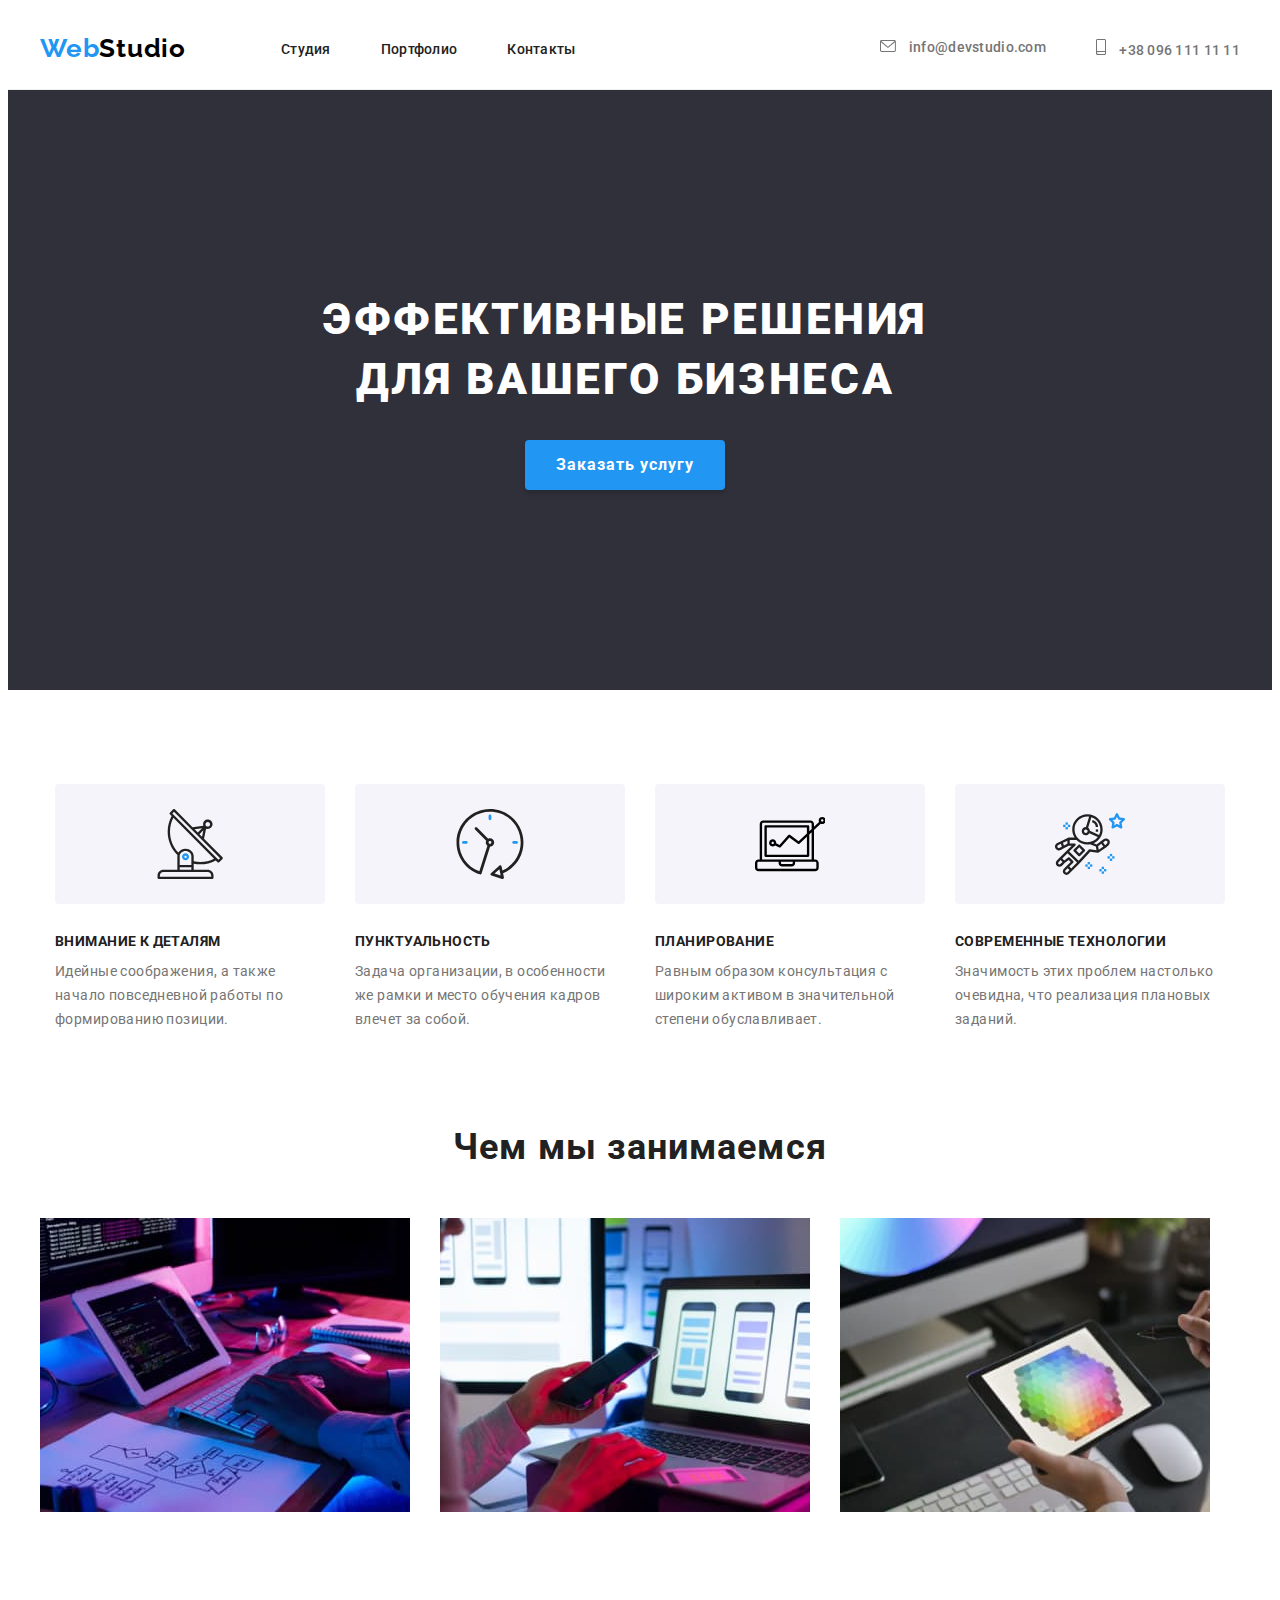
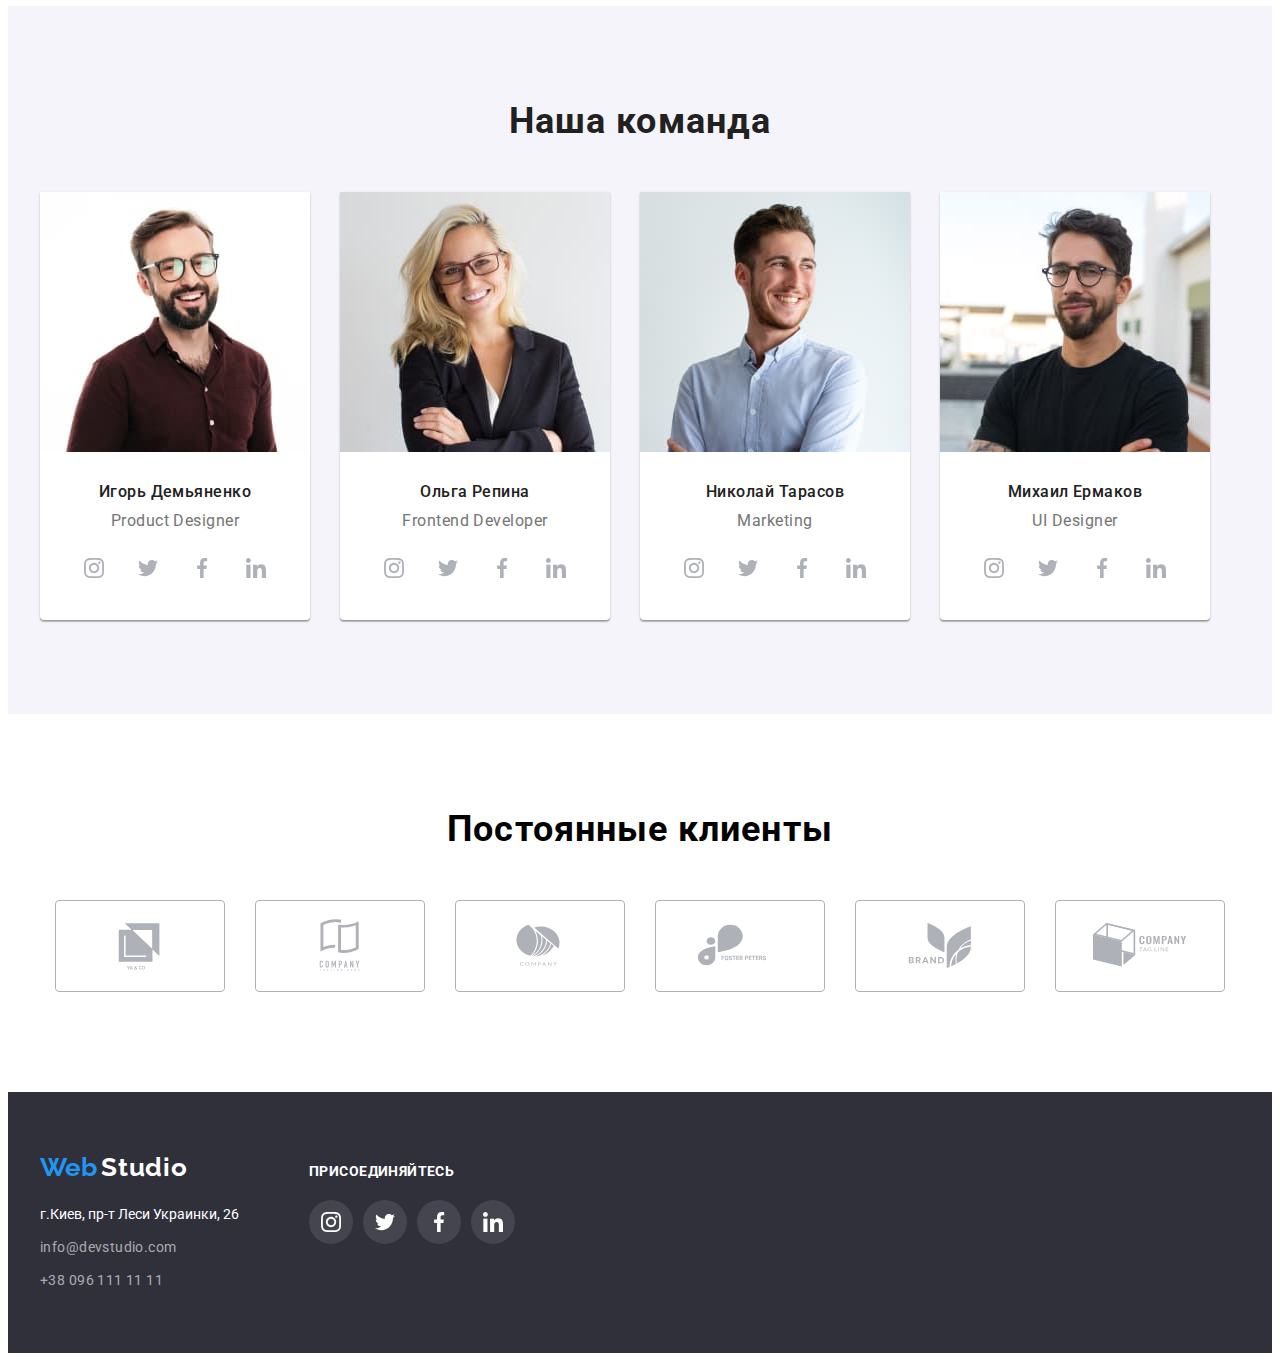
<file: index.html>
<!DOCTYPE html>
<html lang="ru">

<head>
    <meta charset="UTF-8">
    <meta http-equiv="X-UA-Compatible" content="IE=edge">
    <meta name="viewport" content="width=device-width, initial-scale=1.0">
    <title>WebStudio</title>
    <link rel="preconnect" href="https://fonts.googleapis.com">
    <link rel="preconnect" href="https://fonts.gstatic.com" crossorigin>
    <link 
    href="https://fonts.googleapis.com/css2?family=Raleway:wght@700&family=Roboto:wght@400;500;700;900&display=swap"
    rel="stylesheet"
    />
    <link rel="stylesheet" href="https://cdnjs.cloudflare.com/ajax/libs/modern-normalize/1.1.0/modern-normalize.min.css"
        integrity="sha512-wpPYUAdjBVSE4KJnH1VR1HeZfpl1ub8YT/NKx4PuQ5NmX2tKuGu6U/JRp5y+Y8XG2tV+wKQpNHVUX03MfMFn9Q=="
        crossorigin="anonymous" referrerpolicy="no-referrer" />
    <link rel="stylesheet" href="./style/style.css">
</head>

<body>
    <header class="header">
        <div class="container header-container">
            <nav class="header-navigation">
                <a class="header-logo-first link " href="">Web</a>
                <a class="header-logo-second link " href="">Studio</a>
                <ul class="header-list list">
                    <li class="header-item"><a href="./index.html" class="header-link link ">Студия</a></li>
                    <li class="header-item"><a href="./portfolio.html" class="header-link link ">Портфолио</a></li>
                    <li class="header-item"><a href="" class="header-link link ">Контакты</a></li>
                </ul>
            </nav>
            <div class="header-connect">
                <ul class="list header-list list-mail-tel">
                    <li class="item-mail-tel">
                        <a href="mailto:info@devstudio.com"
                            class="header-icons-mail header-link-icons link header-mail header-link">
                            <svg class="header-icon-mail " width='16' height="12">
                                <use href="./img/icon.svg/icons.svg#icon-e_mail"></use>
                            </svg>
                            info@devstudio.com</a>
                    </li>
                    <li class="item-mail-tel">
                        <a href="tel:+380961111111"
                            class="header-icons-tel header-link-icons header-tel header-link header-icons-tel link">
                            <svg class="header-icon-tel" width='10' height="16">
                                <use href="./img/icon.svg/icons.svg#icon-smartphone"></use>
                            </svg>
                            +38 096 111 11 11</a>
                    </li>
                </ul>
            </div>
    </header>


    <main>
        <!-- Страница герой -->
        <section class="hero">
            <div class="container ">
            <h1 class="hero-title">Эффективные решения для вашего бизнеса</h1>
            <button class="hero-btn"type="button">Заказать услугу</button>
        </div>
    </section>
    

        <!--Особенности-->
        <section class="peculiarities">
            <div class="container container-peculiarities">
            <h2 class="peculiarities-title">Особенности</h2>
            <ul class="peculiarities-list list">
                <li class="peculiarities-item">
                    <a href="" class="peculiarities-link link">
                        <svg class="peculiarities-icon" width='70' height="70">
                            <use href="./img/icon.svg/icons.svg#icon-untitled"></use>
                        </svg>
                    </a>
                    <h3 class="peculiarities-after-title">Внимание к деталям</h3>
                    <p class="peculiarities-text">Идейные соображения, а также начало повседневной работы по формированию позиции.</p>
                </li>
                <li class="peculiarities-item">
                    <a href="" class="peculiarities-link link">
                        <svg class="peculiarities-icon" width='70' height="70">
                            <use href="./img/icon.svg/icons.svg#icon-1"></use>
                        </svg>
                    </a>
                    <h3 class="peculiarities-after-title">Пунктуальность</h3>
                    <p class="peculiarities-text">Задача организации, в особенности же рамки и место обучения кадров влечет за собой.</p>
                </li>
                <li class="peculiarities-item">
                    <a href="" class="peculiarities-link link">
                        <svg class="peculiarities-icon" width='70' height="70">
                            <use href="./img/icon.svg/icons.svg#icon-2"></use>
                        </svg>
                    </a>
                    <h3 class="peculiarities-after-title">Планирование</h3>
                    <p class="peculiarities-text">Равным образом консультация с широким активом в значительной степени обуславливает.</p>
                </li>
                <li class="peculiarities-item">
                    <a href="" class="peculiarities-link link">
                        <svg class="peculiarities-icon" width='70' height="70">
                            <use href="./img/icon.svg/icons.svg#icon-3"></use>
                        </svg>
                    </a>
                    <h3 class="peculiarities-after-title">Современные технологии</h3>
                    <p class="peculiarities-text">Значимость этих проблем настолько очевидна, что реализация плановых заданий.</p>
                </li>
            </ul>
        </div>
        </section>
        <!-- Чем занимаемся -->
        <section class="activity">
            <div class="container container-activity">
            <h2 class="activity-title">Чем мы занимаемся</h2>
            <ul class="activity-list list">
                <li class="activity-item"><a class="activity-link" href=""><img src="./img/box1.jpeg" alt="разработка" width="370"></a></li>
                <li class="activity-item"><a class="activity-link" href=""><img src="./img/box_2.jpeg" alt="разработка" width="370"></a></li>
                <li class="activity-item"><a class="activity-link" href=""><img src="./img/box3.jpeg" alt="разработка" width="370"></a></li>
            </ul>
        </div>
        </section>
        <!-- Команда -->
        <section class="team">
            <div class="container container-team">
            <h2 class="team-title">Наша команда</h2>
            <ul class="team-list list">
                <li class="team-item" >
                    <img src="./img/img_Ihor.jpeg" alt="Фото человека" width="270">
                    <div class="team-item-info">
                    <h3 class="team-after-title">Игорь Демьяненко</h3>
                    <p class="team-text"lang="en"> Product Designer</p>
                <ul class="team-social-list list">
                    <li class="team-social-item">
                        <a href="" class="team-social-link link">
                        <svg class="team-social-icon instagram" width='20' height="20">
                        <use href="./img/icon.svg/icons.svg#icon-instagram_team"></use>
                        </svg>
                        </a>
                    </li>
                    <li class="team-social-item">
                        <a href="" class="team-social-link link">
                            <svg class="team-social-icon" width='20' height="20">
                            <use href="./img/icon.svg/icons.svg#icon-twitter_team"></use>
                        </svg></a>
                    </li>
                    <li class="team-social-item">
                        <a href="" class="team-social-link link">
                            <svg class="team-social-icon" width='20' height="20">
                            <use href="./img/icon.svg/icons.svg#icon-facebook"></use>
                        </svg></a>
                    </li>
                    <li class="team-social-item">
                        <a href="" class="team-social-link link">
                            <svg class="team-social-icon" width='20' height="20">
                            <use href="./img/icon.svg/icons.svg#icon-linkedin"></use>
                        </svg>
                    </a>
                    </li>
                </ul>
                </div>
            </li>
                <li class="team-item" >
                    <img src="./img/img_Olha.jpeg" alt="Фото человека" width="270">
                    <div class="team-item-info">
                        <h3 class="team-after-title">Ольга Репина</h3>
                    <p class="team-text" lang="en"> Frontend Developer</p>
                    <ul class="team-social-list list">
                        <li class="team-social-item">
                        <a href="" class="team-social-link link">
                            <svg class="team-social-icon" width='20' height="20">
                            <use href="./img/icon.svg/icons.svg#icon-instagram_team"></use>
                        </svg>
                    </a>
                    </li>
                    <li class="team-social-item">
                        <a href="" class="team-social-link link">
                            <svg class="team-social-icon" width='20' height="20">
                                <use href="./img/icon.svg/icons.svg#icon-twitter_team"></use>
                            </svg>
                        </a>
                    </li>
                    <li class="team-social-item">
                        <a href="" class="team-social-link link">
                            <svg class="team-social-icon" width='20' height="20">
                                <use href="./img/icon.svg/icons.svg#icon-facebook"></use>
                            </svg>
                        </a>
                    </li>
                    <li class="team-social-item">
                        <a href="" class="team-social-link link">
                            <svg class="team-social-icon" width='20' height="20">
                                <use href="./img/icon.svg/icons.svg#icon-linkedin"></use>
                            </svg>
                        </a>
                    </li>
                </ul>
                </div>
            </li>
                <li class="team-item" >
                    <img src="./img/img_Mykola.jpeg" alt="Фото человека" width="270">
                    <div class="team-item-info"><h3 class="team-after-title">Николай Тарасов</h3>
                    <p class="team-text" lang="en"> Marketing</p>
                <ul class="team-social-list list">
                    <li class="team-social-item">
                        <a href="" class="team-social-link link">
                            <svg class="team-social-icon" width='20' height="20">
                            <use href="./img/icon.svg/icons.svg#icon-instagram_team"></use>
                            </svg>
                        </a>
                    </li>
                    <li class="team-social-item">
                        <a href="" class="team-social-link link">
                            <svg class="team-social-icon" width='20' height="20">
                            <use href="./img/icon.svg/icons.svg#icon-twitter_team"></use>
                        </svg>
                    </a>
                    </li>
                    <li class="team-social-item">
                        <a href="" class="team-social-link link"><svg class="team-social-icon" width='20' height="20">
                            <use href="./img/icon.svg/icons.svg#icon-facebook"></use>
                        </svg>
                    </a>
                    </li>
                    <li class="team-social-item">
                        <a href="" class="team-social-link link">
                            <svg class="team-social-icon" width='20' height="20">
                                <use href="./img/icon.svg/icons.svg#icon-linkedin"></use>
                            </svg>
                        </a>
                    </li>
                </ul>
                </div></li>
                <li class="team-item" >
                    <img src="./img/img_Myha.jpeg" alt="Фото человека" width="270">
                    <div class="team-item-info"><h3 class="team-after-title">Михаил Ермаков</h3>
                    <p class="team-text" lang="en"> UI Designer</p>
                <ul class="team-social-list list">
                    <li class="team-social-item">
                        <a href="" class="team-social-link link"><svg class="team-social-icon" width='20' height="20">
                        <use href="./img/icon.svg/icons.svg#icon-instagram_team"></use>
                        </svg>
                    </a>
                    </li>
                    <li class="team-social-item">
                        <a href="" class="team-social-link link">
                            <svg class="team-social-icon" width='20' height="20">
                                <use href="./img/icon.svg/icons.svg#icon-twitter_team"></use>
                            </svg>
                        </a>
                    </li>
                    <li class="team-social-item">
                        <a href="" class="team-social-link link">
                            <svg class="team-social-icon" width='20' height="20">
                                <use href="./img/icon.svg/icons.svg#icon-facebook"></use>
                            </svg>
                        </a>
                    </li>
                    <li class="team-social-item">
                        <a href="" class="team-social-link link">
                        <svg class="team-social-icon" width='20' height="20">
                        <use href="./img/icon.svg/icons.svg#icon-linkedin"></use>
                        </svg>
                        </a>
                    </li>
                </ul>
                </div></li>
            </ul>
        </div>
        </section>
        <!--Постоянные клиенты-->
        <section class="clients">
            <div class="container container-clients">
                <h2 class="clients-title">Постоянные клиенты</h2>
                <ul class="clients-list list">
                    <li class="clients-item">
                    <a href="" class="clients-link link">
                        <svg class="clients-icon" width='106' height="60">
                            <use href="./img/icon.svg/icons.svg#icon-ya_co"></use>
                        </svg>
                    </a>
                </li>
                <li class="clients-item">
                    <a href="" class="clients-link link">
                        <svg class="clients-icon" width='106' height="60">
                            <use href="./img/icon.svg/icons.svg#icon-company"></use>
                        </svg>
                    </a>
                </li>
                <li class="clients-item">
                    <a href="" class="clients-link link">
                        <svg class="clients-icon" width='106' height="60">
                            <use href="./img/icon.svg/icons.svg#icon-company_two"></use>
                        </svg>
                    </a>
                </li>
                <li class="clients-item">
                    <a href="" class="clients-link link">
                        <svg class="clients-icon" width='106' height="60">
                            <use href="./img/icon.svg/icons.svg#icon-Logo" ></use>
                        </svg>
                    </a>
                </li>
                <li class="clients-item">
                    <a href="" class="clients-link link">
                        <svg class="clients-icon" width='106' height="60">
                            <use href="./img/icon.svg/icons.svg#icon-brand"></use>
                        </svg>
                    </a>
                </li>
                <li class="clients-item">
                    <a href="" class="clients-link link">
                        <svg class="clients-icon" width='106' height="60">
                            <use href="./img/icon.svg/icons.svg#icon-tag_line"></use>
                        </svg>
                    </a>
                </li>
                
                </ul>

            </div>
        </section>
    </main>
    <footer class="footer container-icons">
        <div class="container container-icon">
        <div class="container-footer">
        <a class="footer-logo-first link" href="">Web</a>
        <a class="footer-logo-second link" href="">Studio</a>
        <address class="footer-address">
            <ul class="footer-list list">
                <li class="footer-item"><a class="footer-link link"href="https://goo.gl/maps/S71Vczf6p6G6FvQn8" target="_blank" rel="noopener noreferrer">г.Киев,
                        пр-т Леси Украинки, 26</a></li>
                <li class="footer-item"><a class="footer-link-mail link"href="mailto:info@devstudio.com">info@devstudio.com</a></li>
                <li class="footer-item"><a class="footer-link-tel link"href="tel:+380961111111">+38 096 111 11 11</a></li>
            </ul>
            </address>
            </div>
                <div class="container-footer-icons">
                <p class="footer-social-text">
                        ПРИСОЕДИНЯЙТЕСЬ
                    </p>
                    <ul class="footer-social-list list">
                        <li class="footer-social-item">
                            <a href="" class="link footer-social-link">
                                <svg class="footer-social-icon instagram" width='20' height="20">
                                <use href="./img/icon.svg/icons.svg#icon-instagram_team"></use>
                            </svg></a>
                        </li>
                        <li class="footer-social-item">
                            <a href="" class="link footer-social-link">
                                <svg class="footer-social-icon instagram" width='20' height="20">
                                <use href="./img/icon.svg/icons.svg#icon-twitter_team"></use>
                                </svg></a>
                        </li>
                        <li class="footer-social-item">
                            <a href="" class="link footer-social-link">
                                <svg class="footer-social-icon instagram" width='20' height="20">
                                <use href="./img/icon.svg/icons.svg#icon-facebook"></use>
                                </svg></a>
                        </li>
                        <li class="footer-social-item">
                            <a href="" class="link footer-social-link">
                                <svg class="footer-social-icon instagram" width='20' height="20">
                                <use href="./img/icon.svg/icons.svg#icon-linkedin"></use>
                                </svg></a>
                        </li>
                </ul>
            </div>
        </div>
    </footer>
</body>

</html>
</file>
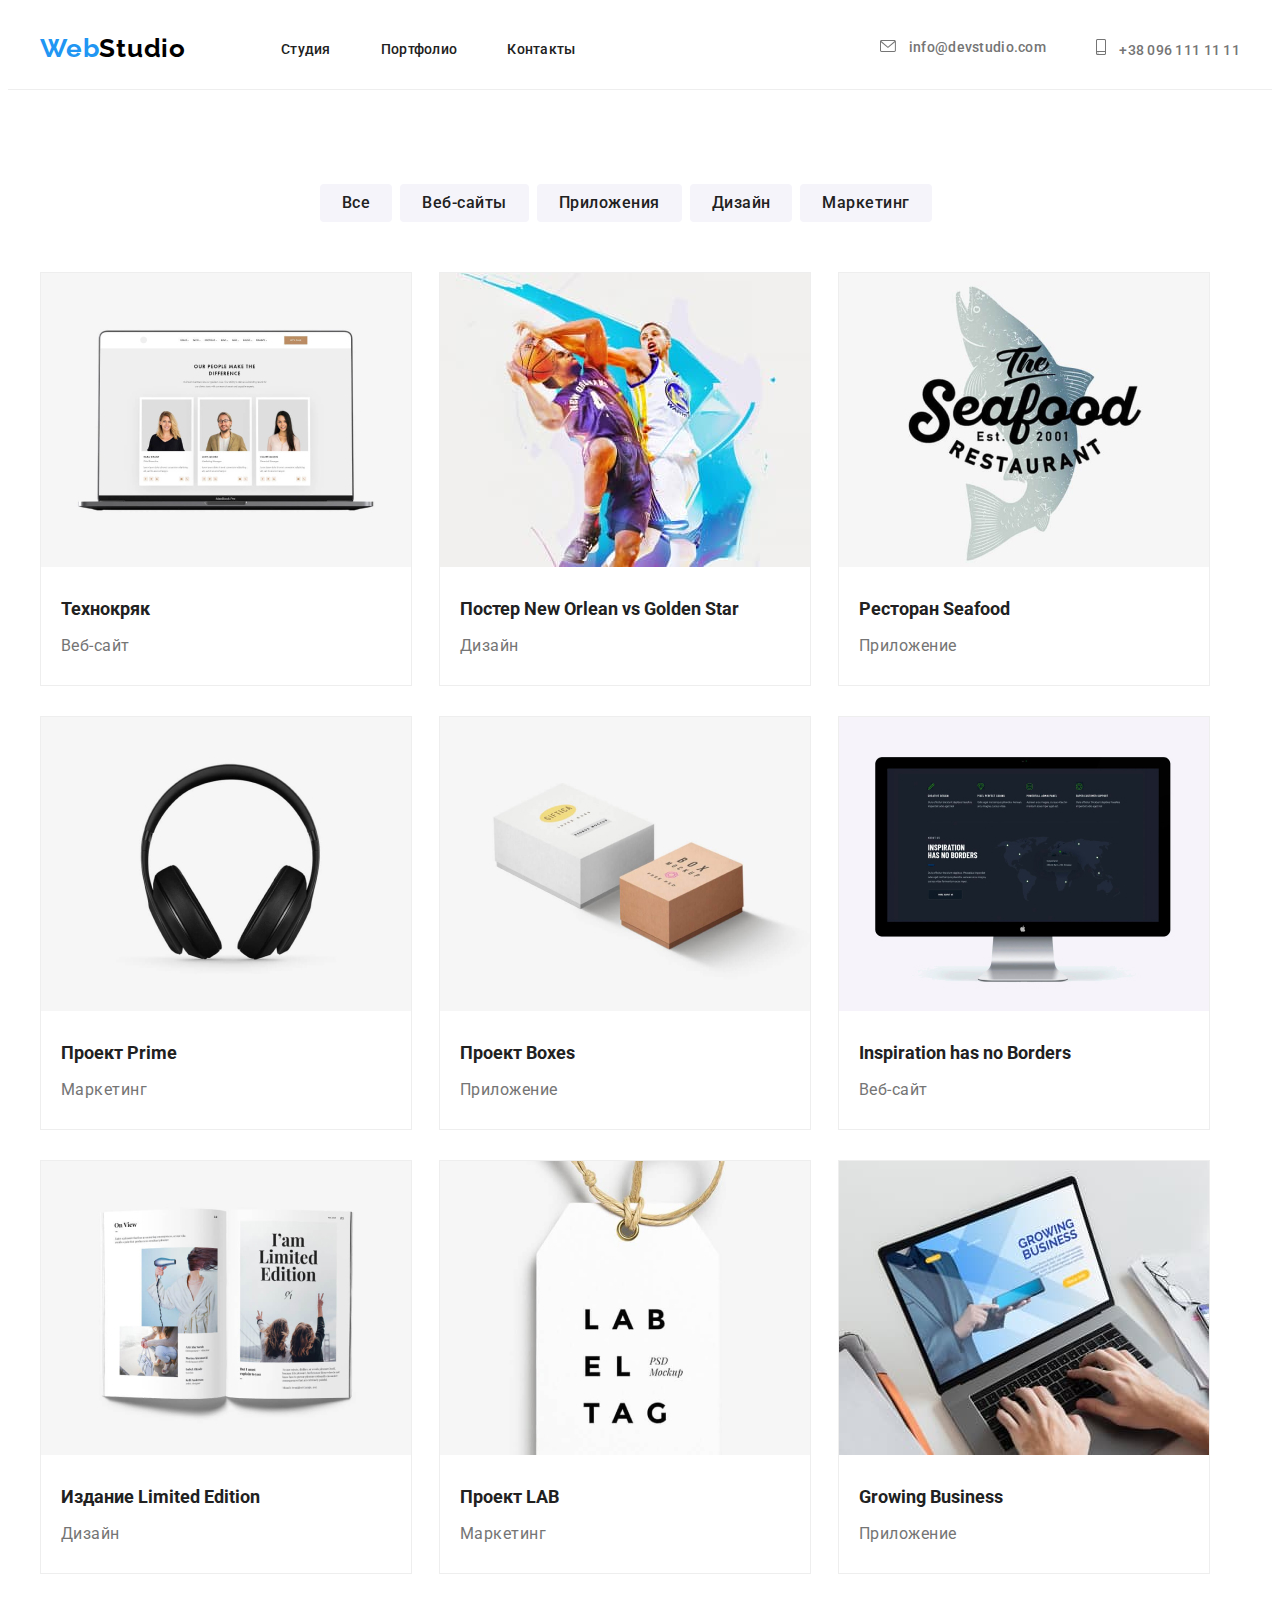
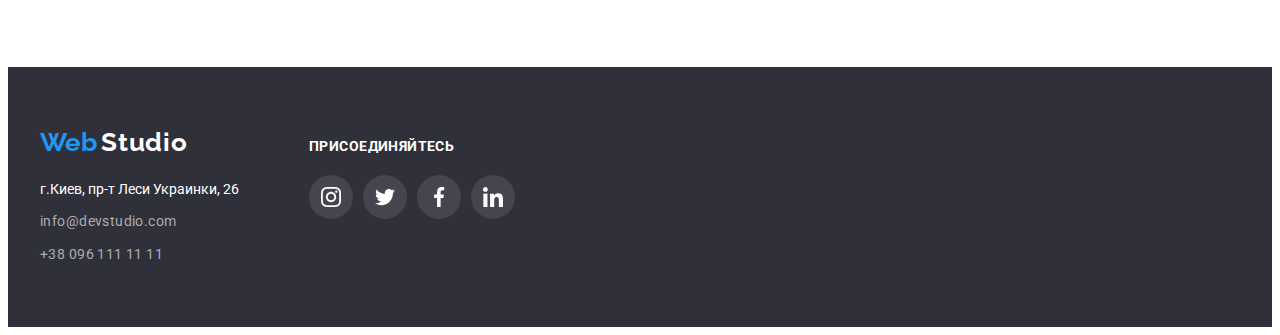
<file: portfolio.html>
<!DOCTYPE html>
<html lang="ru">

<head>
    <meta charset="UTF-8">
    <meta http-equiv="X-UA-Compatible" content="IE=edge">
    <meta name="viewport" content="width=device-width, initial-scale=1.0">
    <title>WebStudio</title>
    <link rel="preconnect" href="https://fonts.googleapis.com">
    <link rel="preconnect" href="https://fonts.gstatic.com" crossorigin>
    <link
        href="https://fonts.googleapis.com/css2?family=Raleway:wght@700&family=Roboto:wght@400;500;700;900&display=swap"
        rel="stylesheet" />
    <link rel="stylesheet" href="https://cdnjs.cloudflare.com/ajax/libs/modern-normalize/1.1.0/modern-normalize.min.css"
        integrity="sha512-wpPYUAdjBVSE4KJnH1VR1HeZfpl1ub8YT/NKx4PuQ5NmX2tKuGu6U/JRp5y+Y8XG2tV+wKQpNHVUX03MfMFn9Q=="
        crossorigin="anonymous" referrerpolicy="no-referrer" />
    <link rel="stylesheet" href="./style/style.css">
</head>

<body>
    <header class="header">
        <div class="container header-container">
            <nav class="header-navigation">
                <a class="header-logo-first link " href="">Web</a>
                <a class="header-logo-second link " href="">Studio</a>
                <ul class="header-list list">
                    <li class="header-item"><a href="./index.html" class="header-link link ">Студия</a></li>
                    <li class="header-item"><a href="./portfolio.html" class="header-link link ">Портфолио</a></li>
                    <li class="header-item"><a href="" class="header-link link ">Контакты</a></li>
                </ul>
            </nav>
            <div class="header-connect">
                <ul class="list header-list list-mail-tel">
                    <li class="item-mail-tel">
                        <a href="mailto:info@devstudio.com" class="header-icons-mail header-link-icons link header-mail header-link">
                        <svg class="header-icon-mail " width='16' height="12">
                            <use href="./img/icon.svg/icons.svg#icon-e_mail"></use>
                        </svg>
                    info@devstudio.com</a>
                    </li>
                    <li class="item-mail-tel">
                        <a href="tel:+380961111111" class="header-icons-tel header-link-icons header-tel header-link header-icons-tel link">
                        <svg class="header-icon-tel" width='10' height="16">
                            <use href="./img/icon.svg/icons.svg#icon-smartphone"></use>
                        </svg>
                    +38 096 111 11 11</a>
                    </li>
                </ul>
            </div>
    </header>
    <main>
        <!--фильтри-->
        <section class="project">
        <div class="container">
        <ul class="filter-list list">
        <li class="filter-item"><button type="button" class="filter-btn">Все</button></li>
        <li class="filter-item"><button type="button" class="filter-btn">Веб-сайты</button></li>
        <li class="filter-item"><button type="button" class="filter-btn">Приложения</button></li>
        <li class="filter-item"><button type="button" class="filter-btn">Дизайн</button></li>
        <li class="filter-item"><button type="button" class="filter-btn">Маркетинг</button></li>
        </ul>
    </div>
        <!--проекти-->
            <div class="container container-project">
            <ul class="project-list list">
                <li class="project-item"> <a class="project-link link" href="">
                    <img src="./img/технокрад.jpg" alt= "Вебсайт технокряк" width="370">
                    <div class="project-item-info"><h3 class="project-title" >Технокряк</h3>
                    <p class="project-pretitle">Веб-сайт</p></div>
                </a>
                </li>
                <li class="project-item" > <a href="" class="project-link link">
                    <img src="./img/постер.jpeg" alt="" width="370">
                    <div class="project-item-info"><h3 class="project-title">Постер New Orlean vs Golden Star</h3>
                    <p class="project-pretitle">Дизайн</p></div>
                </a>
                </li>
                <li class="project-item" ><a href="" class="project-link link">
                    <img src="./img/ресторан.jpg" alt="Приложение Seafood" width="370">
                    <div class="project-item-info"><h3 class="project-title">Ресторан Seafood</h3>
                    <p class="project-pretitle">Приложение</p></div>
                </a>
                </li>
                <li class="project-item" ><a href="" class="project-link link">
                    <img src="./img/наушники.jpg" alt="Наушники" width="370">
                    <div class="project-item-info"><h3 class="project-title">Проект Prime</h3>
                    <p class="project-pretitle">Маркетинг</p></div>
                </a>
                </li>
                <li class="project-item" ><a href="" class="project-link link">
                    <img src="./img/коробки.jpg" alt="Две коробки" width="370">
                    <div class="project-item-info"><h3 class="project-title">Проект Boxes</h3>
                    <p class="project-pretitle">Приложение</p></div>
                </a>
                </li>
                <li class="project-item"><a href="" class="project-link link">
                    <img src="./img/монитор.jpg" alt="Вебсайт" width="370">
                    <div class="project-item-info"><h3 lang="en" class="project-title" >Inspiration has no Borders</h3>
                    <p class="project-pretitle">Веб-сайт</p></div>
                </a>
                </li>
                <li class="project-item"><a href="" class="project-link link">
                    <img src="./img/лимити едишн.jpg" alt="Открытая книга" width="370">
                    <div class="project-item-info"><h3 class="project-title" >Издание Limited Edition</h3>
                    <p class="project-pretitle">Дизайн</p></div>
                </a>
                </li>
                <li class="project-item"><a href="" class="project-link link">
                    <img src="./img/проект Лаб.jpg" alt="Ярлык" width="370">
                    <div class="project-item-info"><h3 class="project-title" >Проект LAB</h3>
                    <p class="project-pretitle" >Маркетинг</p></div>
                </a>
                </li>
                <li class="project-item"><a href="" class="project-link link">
                    <img src="./img/комп.jpeg" alt="Ноутбук и руки" width="370">
                    <div class="project-item-info"><h3 class="project-title" lang="en">Growing Business</h3>
                    <p class="project-pretitle" >Приложение</p></div>
                </a>
                </li>
            </ul>
            </div>
        </section>
    </main>
    <footer class="footer container-icons">
        <div class="container container-icon">
            <div class="container-footer">
                <a class="footer-logo-first link" href="">Web</a>
                <a class="footer-logo-second link" href="">Studio</a>
                <address class="footer-address">
                    <ul class="footer-list list">
                        <li class="footer-item"><a class="footer-link link" href="https://goo.gl/maps/S71Vczf6p6G6FvQn8"
                                target="_blank" rel="noopener noreferrer">г.Киев,
                                пр-т Леси Украинки, 26</a></li>
                        <li class="footer-item"><a class="footer-link-mail link"
                                href="mailto:info@devstudio.com">info@devstudio.com</a></li>
                        <li class="footer-item"><a class="footer-link-tel link" href="tel:+380961111111">+38 096 111 11
                                11</a></li>
                    </ul>
                </address>
            </div>
            <div class="container-footer-icons">
                <p class="footer-social-text">
                    ПРИСОЕДИНЯЙТЕСЬ
                </p>
                <ul class="footer-social-list list">
                    <li class="footer-social-item">
                        <a href="" class="link footer-social-link">
                            <svg class="footer-social-icon instagram" width='20' height="20">
                                <use href="./img/icon.svg/icons.svg#icon-instagram_team"></use>
                            </svg></a>
                    </li>
                    <li class="footer-social-item">
                        <a href="" class="link footer-social-link">
                            <svg class="footer-social-icon instagram" width='20' height="20">
                                <use href="./img/icon.svg/icons.svg#icon-twitter_team"></use>
                            </svg></a>
                    </li>
                    <li class="footer-social-item">
                        <a href="" class="link footer-social-link">
                            <svg class="footer-social-icon instagram" width='20' height="20">
                                <use href="./img/icon.svg/icons.svg#icon-facebook"></use>
                            </svg></a>
                    </li>
                    <li class="footer-social-item">
                        <a href="" class="link footer-social-link">
                            <svg class="footer-social-icon instagram" width='20' height="20">
                                <use href="./img/icon.svg/icons.svg#icon-linkedin"></use>
                            </svg></a>
                    </li>
                </ul>
            </div>
        </div>
    </footer>
</body>

</html>
</file>
<file: style/style.css>
:root {
  --header-text-color: #212121;
  --main-title-color: #ffffff;
  --second-title-color: #212121;
  --first-text-color: #757575;
  --second-text-color: #212121;
  --accent-color: #2196f3;
}

body {
  font-family: 'Roboto', sans-serif;
  color: #000;
}

p,
h1,
h2,
h3,
h4,
h5,
h6 {
  margin: 0;
}

ul {
  margin: 0;
  padding: 0;
}
button {
  cursor: pointer;
}

img {
  display: block;
}
.container {
  width: 1200px;
  padding-left: 15px;
  padding-right: 15px;
  margin: 0px auto;
}

.list {
  list-style: none;
}

.link {
  text-decoration: none;
}

/*-------------Header-------------*/
.header {
  padding-top: 25px;
  padding-bottom: 25px;
  border-bottom: 1px solid #eeeeee;
}
.header-container {
  display: flex;
  align-items: center;
}
.header-navigation {
  display: flex;
  align-items: center;
}

.header-connect {
  display: flex;
  margin-left: auto;
  align-items: center;
}

.header-list {
  display: flex;
  margin-left: 95px;
}

.header-item {
  margin-right: 50px;
}

.header-item:last-child {
  margin-right: 0;
}

.header-link {
  display: inline-block;
  font-weight: 500;
  font-size: 14px;
  line-height: 1.14;
  letter-spacing: 0.02em;
  color: var(--header-text-color);
}

.header-link:hover,
.header-link:focus {
  color: var(--accent-color);
}

.header-icons-mail:hover .header-icon-mail {
  fill: #2196f3;
}

.header-icons-mail:focus .header-icon-mail {
  fill: #2196f3;
}

.header-icons-tel:hover .header-icon-tel {
  fill: #2196f3;
}

.header-icons-tel:focus .header-icon-tel {
  fill: #2196f3;
}

.header-icon-tel,
.header-icon-mail {
  fill: #757575;
}

.header-logo-first {
  font-family: Raleway;
  font-weight: 700;
  font-size: 26px;
  line-height: 1.19;
  letter-spacing: 0.03em;
  color: var(--accent-color);
}

.header-logo-second {
  font-family: Raleway;
  font-weight: 700;
  font-size: 26px;
  line-height: 1.19;
  letter-spacing: 0.03em;
  color: #000;
}

.header-mail {
  font-weight: 500;
  font-size: 14px;
  line-height: 1.14;
  letter-spacing: 0.02em;
  color: var(--first-text-color);
  margin-right: 50px;
}

.header-tel {
  font-weight: 500;
  font-size: 14px;
  line-height: 1.14;
  letter-spacing: 0.02em;
  color: var(--first-text-color);
}

.header-icon-mail {
  display: inline-flex;
  align-items: center;
  width: 16px;
  height: 12px;
  margin-right: 10px;
  padding-top: 2px;
}

.header-icon-tel {
  display: inline-flex;
  align-items: center;
  width: 10px;
  height: 16px;
  margin-right: 10px;
  padding-top: 2px;
}

/*---------------Hero---------------*/
.hero {
  background-color: #2f303a;
  background-image: linear-gradient(
      rgba(47, 48, 58, 0.4),
      rgba(47, 48, 58, 0.4)
    ),
    url('https://i.ibb.co/WFX4rJ6/image.jpg');
  max-width: 1600;
  margin: 0 auto;
  background-repeat: no-repeat;
  background-position: center;
  background-size: cover;
  padding-top: 200px;
  padding-bottom: 200px;
}
.hero-title {
  font-weight: 900;
  font-size: 44px;
  line-height: 1.36;
  letter-spacing: 0.06em;
  text-transform: uppercase;
  color: var(--main-title-color);
  width: 696px;
  height: 120px;
  text-align: center;
  margin-left: 237px;
}

.hero-btn {
  border: none;
  font-family: inherit;
  font-weight: 700;
  font-size: 16px;
  line-height: 1.875;
  letter-spacing: 0.06em;
  color: #ffffff;
  cursor: pointer;
  align-items: center;
  text-align: center;
  background: #2196f3;
  box-shadow: 0px 4px 4px rgba(0, 0, 0, 0.15);
  border-radius: 4px;
  width: 200px;
  height: 50px;
  margin-top: 30px;
  margin-left: 485px;
}

.hero-btn:hover,
.hero-btn:focus {
  background-color: #188ce8;
}

/*---------Peculiarities---------*/
.peculiarities {
  padding-top: 94px;
  padding-bottom: 94px;
}

.peculiarities-title {
  display: none;
}

.peculiarities-list {
  display: flex;
  justify-content: center;
}

.peculiarities-item {
  width: 270px;
  /*height: 101px;*/
  margin-right: 30px;
}

.peculiarities-link {
  width: 270px;
  height: 120px;
  display: flex;
  align-items: center;
  justify-content: center;
  background-color: #f5f4fa;
  border-radius: 4px;
  margin-bottom: 30px;
}

.peculiarities-icon {
  display: block;
  width: 70px;
  height: 70px;
}

/*.peculiarities-item::before {
  content: '';
  display: inline-block;
  width: 270px;
  height: 120px;
  background: #f5f4fa;
  border-radius: 4px;
}*/

.peculiarities-item:last-child {
  margin-right: 0;
}

.peculiarities-after-title {
  margin-bottom: 10px;
}
.peculiarities-after-title {
  display: flex;
  font-weight: 700;
  font-size: 14px;
  line-height: 1.14;
  letter-spacing: 0.03em;
  text-transform: uppercase;
  color: var(--second-title-color);
}
.peculiarities-text {
  font-weight: 400;
  font-size: 14px;
  line-height: 1.71;
  letter-spacing: 0.03em;
  color: var(--first-text-color);
}

/*---------activity---------*/
.activity {
  margin-bottom: 94px;
}
.activity-title {
  font-weight: 700;
  font-size: 36px;
  line-height: 1.17;
  text-align: center;
  letter-spacing: 0.03em;
  color: var(--second-title-color);
  padding-top: 0px;
  margin-bottom: 50px;
}

.activity-list {
  display: flex;
}
.activity-item {
  margin-right: 30px;
}

.activity-item:last-child {
  margin-right: 0;
}
/*---------team---------*/

.team {
  padding-top: 94px;
  padding-bottom: 94px;
  background-color: #f5f4fa;
}

.team-title {
  font-weight: 700;
  font-size: 36px;
  line-height: 1.17;
  text-align: center;
  letter-spacing: 0.03em;
  color: var(--second-title-color);
  margin-bottom: 50px;
}

.team-item-info {
  padding: 30px;
}
.team-list {
  display: flex;
}

.team-item {
  margin-right: 30px;
  background-color: #ffffff;
  box-shadow: 0px 1px 3px rgba(0, 0, 0, 0.12), 0px 1px 1px rgba(0, 0, 0, 0.14),
    0px 2px 1px rgba(0, 0, 0, 0.2);
  border-radius: 0px 0px 4px 4px;
}

.team-item:last-child {
  margin-right: 0;
}

.team-after-title {
  font-weight: 500;
  font-size: 16px;
  line-height: 1.19;
  text-align: center;
  letter-spacing: 0.03em;
  color: var(--second-text-color);
  margin-bottom: 10px;
}

.team-text {
  font-size: 16px;
  line-height: 1.19;
  text-align: center;
  letter-spacing: 0.03em;
  color: var(--first-text-color);
  margin-bottom: 16px;
}

.team-social-list {
  display: flex;
  justify-content: center;
}

.team-social-item {
  width: 44px;
  height: 44px;
}

.team-social-item + .team-social-item {
  margin-left: 10px;
}

.team-social-link {
  width: 100%;
  height: 100%;
  border-radius: 50%;
  display: flex;
  align-items: center;
  justify-content: center;
}

.team-social-link:hover,
.team-social-link:focus {
  background-color: #2196f3;
}
.team-social-icon {
  fill: #afb1b8;
}

.team-social-link:hover .team-social-icon,
.team-social-link:focus .team-social-icon {
  fill: #ffffff;
}
/*-------Clients-------*/
.clients {
  padding-top: 94px;
  padding-bottom: 100px;
}
.clients-title {
  font-weight: 700;
  font-size: 36px;
  line-height: 1.17;
  text-align: center;
  letter-spacing: 0.03em;
}
.clients-list {
  display: flex;
  justify-content: center;
  margin-top: 50px;
}

.clients-link {
  width: 170px;
  height: 92px;
  border: 1px solid #afb1b8;
  box-sizing: border-box;
  border-radius: 4px;
  display: flex;
  align-items: center;
  justify-content: center;
}
.clients-item + .clients-item {
  margin-left: 30px;
}

.clients-link:hover,
.clients-link:focus {
  border: 1px solid var(--accent-color);
  fill: var(--accent-color);
}

.clients-icon {
  fill: #afb1b8;
}
.clients-link:hover .clients-icon,
.clients-link:focus .clients-icon {
  fill: #2196f3;
}

/*---------Footer---------*/

.footer {
  background-color: #2f303a;
  max-width: 1600px;
  margin: 0 auto;
  background-repeat: no-repeat;
  background-position: center;
  background-size: cover;
}

.container-icons {
  display: flex;
  padding-top: 60px;
  padding-bottom: 60px;
}
.container-icon {
  display: flex;
}

.container-footer-icons {
  width: 206px;
  height: 80px;
  margin-left: 70px;
  padding-top: 12px;
}

.footer-logo-first {
  font-family: Raleway;
  font-weight: 700;
  font-size: 26px;
  line-height: 1.19;
  color: var(--accent-color);
}

.footer-logo-second {
  font-family: Raleway;
  font-weight: 700;
  font-size: 26px;
  line-height: 1.19;
  letter-spacing: 0.03em;
  color: #ffffff;
}

.footer-address {
  margin-top: 20px;
}

.footer-item {
  margin-bottom: 9px;
}

.footer-item:last-child {
  margin-bottom: 0;
}
.footer-link {
  font-style: normal;
  font-size: 14px;
  line-height: 1.71;
  color: #ffffff;
}

.footer-link-mail,
.footer-link-tel {
  font-style: normal;
  font-size: 14px;
  line-height: 1.71;
  letter-spacing: 0.03em;
  color: rgba(255, 255, 255, 0.6);
}

.footer-social-text {
  font-style: 400;
  font-weight: 700;
  font-size: 14px;
  line-height: 1.14;
  letter-spacing: 0.03em;
  text-transform: uppercase;
  color: var(--main-title-color);
}

.footer-social-list {
  display: flex;
}

.footer-social-item {
  width: 44px;
  height: 44px;
  margin-top: 20px;
}

.footer-social-link {
  width: 100%;
  height: 100%;
  border-radius: 50%;
  display: flex;
  align-items: center;
  justify-content: center;
  background-color: rgba(255, 255, 255, 0.1);
}

.footer-social-item + .footer-social-item {
  margin-left: 10px;
}

.footer-social-link:hover,
.footer-social-link:focus {
  background-color: #2196f3;
}

.footer-social-icon {
  fill: #ffffff;
}

/*---------Portfolio---------*/
.project {
  padding-top: 94px;
  padding-bottom: 93px;
}
.project-item:focus,
.project-item:hover {
  background: #ffffff;
  border: 1px solid #eeeeee;
  box-shadow: 0px 1px 1px rgba(0, 0, 0, 0.12), 0px 4px 4px rgba(0, 0, 0, 0.06),
    1px 4px 6px rgba(0, 0, 0, 0.16);
}

.filter-list {
  display: flex;
  margin-left: 280px;
}

.filter-btn {
  border: 0;
  font-family: inherit;
  font-weight: 500;
  font-size: 16px;
  line-height: 1.62;
  text-align: center;
  letter-spacing: 0.03em;
  color: #212121;
  background: #f5f4fa;
  border-radius: 4px;
  border-color: #ffffff;
  padding: 6px 22px;
}

.filter-item {
  margin-right: 8px;
}

.filter-item:last-child {
  margin-right: 0;
}

.filter-btn:hover,
.filter-btn:focus {
  color: #ffffff;
  background-color: var(--accent-color);
}

.project-list {
  display: flex;
  flex-wrap: wrap;
  margin-top: 50px;
}

.project-item {
  margin-right: 27px;
  margin-bottom: 30px;
  border: 1px solid #eeeeee;
}

.project-item:nth-child(n + 7) {
  margin-bottom: 0px;
}
.project-item:nth-child(3n + 3) {
  margin-right: 0px;
}

.project-item-info {
  padding: 24px 20px;
}

.project-title {
  font-weight: 700;
  font-size: 18px;
  line-height: 2;
  color: var(--second-title-color);
}

.project-pretitle {
  font-size: 16px;
  line-height: 1.87;
  letter-spacing: 0.03em;
  color: var(--first-text-color);
  margin-top: 4px;
}
</file>
